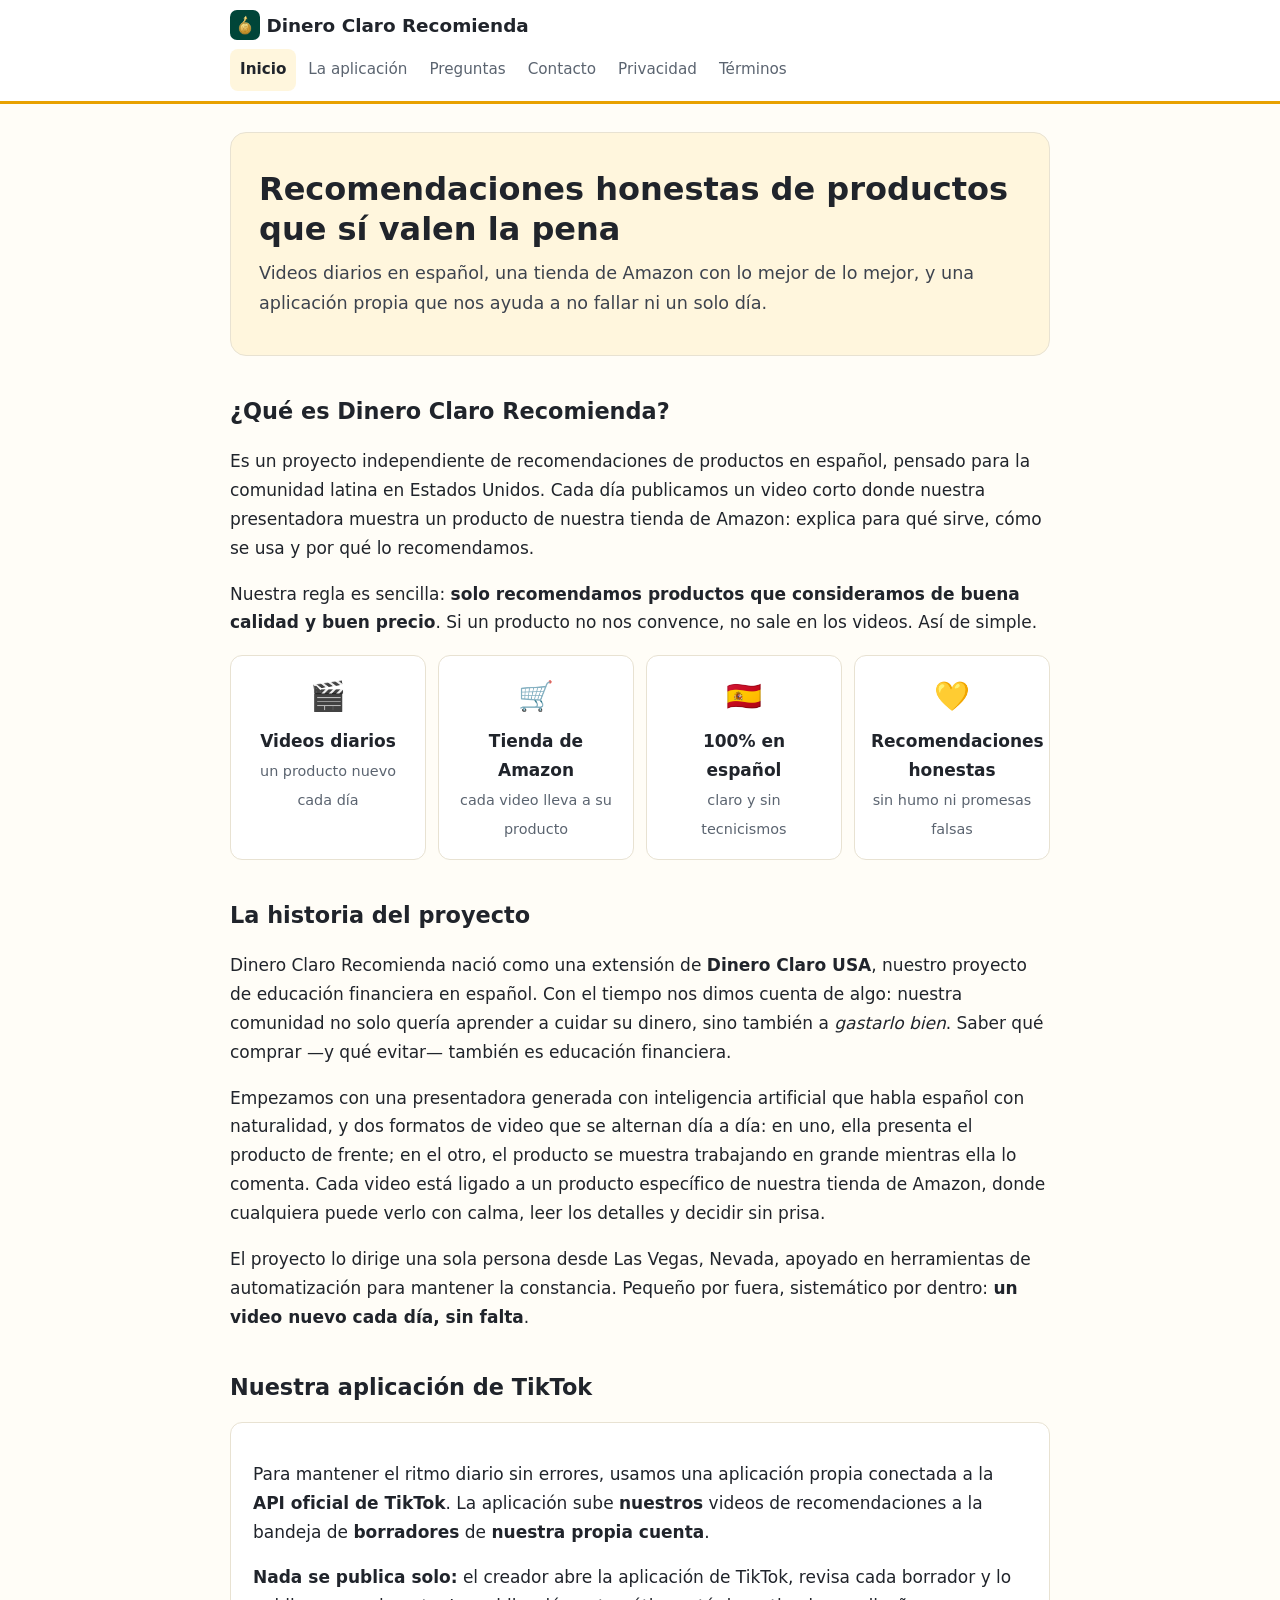
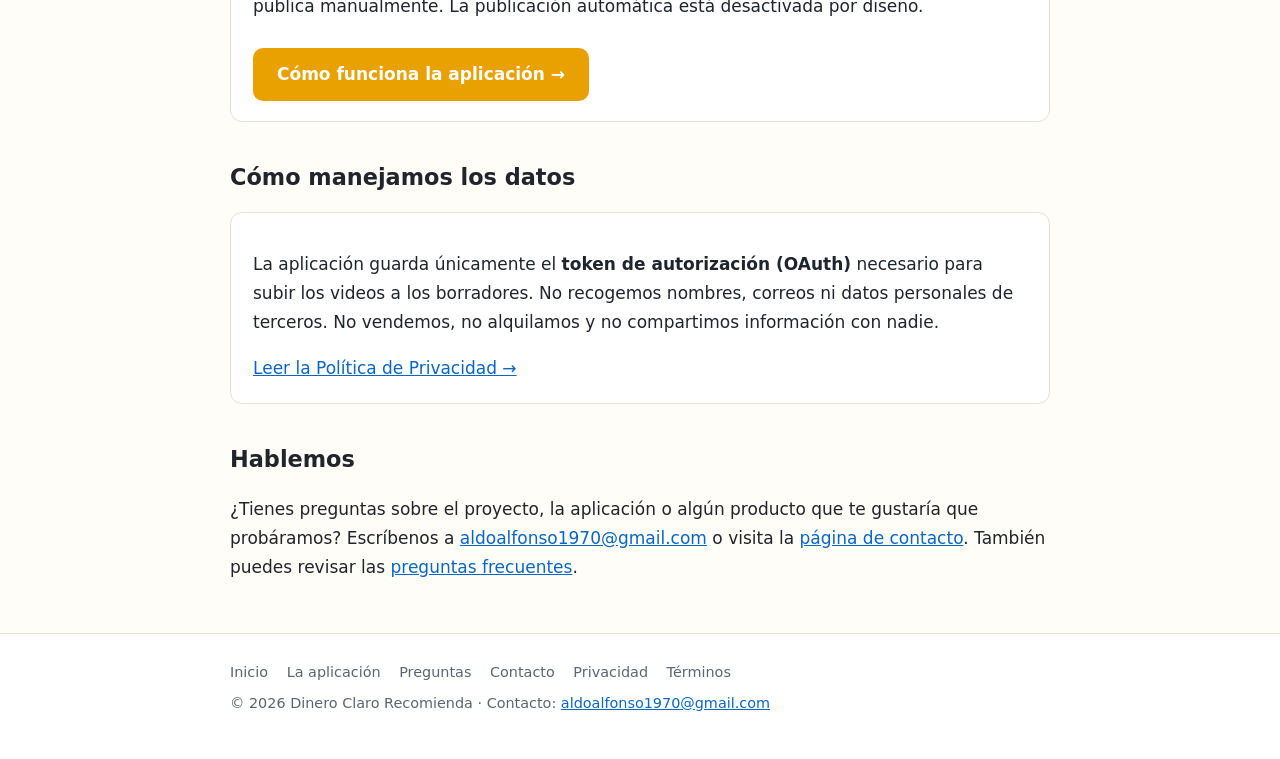
<file: index.html>
<!DOCTYPE html>
<html lang="es">
<head>
<meta charset="utf-8">
<meta name="viewport" content="width=device-width, initial-scale=1">
<meta name="description" content="Dinero Claro Recomienda: recomendaciones honestas de productos en español, con videos diarios. Conoce el proyecto y nuestra aplicación oficial de TikTok.">
<title>Dinero Claro Recomienda — Recomendaciones honestas en español</title>
<link rel="stylesheet" href="style.css">
<link rel="icon" href="favicon.ico" sizes="any">
<link rel="icon" type="image/png" sizes="32x32" href="favicon-32.png">
<link rel="icon" type="image/png" sizes="16x16" href="favicon-16.png">
<link rel="apple-touch-icon" sizes="180x180" href="apple-touch-icon.png">
</head>
<body>

<header class="cabecera">
  <div class="wrap">
    <a class="marca" href="index.html"><img class="logo-icono" src="icon-192.png" alt="Ícono de Dinero Claro Recomienda" width="30" height="30"> Dinero Claro Recomienda</a>
    <nav class="principal" aria-label="Navegación principal">
      <a href="index.html" class="activo">Inicio</a>
      <a href="aplicacion.html">La aplicación</a>
      <a href="preguntas.html">Preguntas</a>
      <a href="contacto.html">Contacto</a>
      <a href="privacidad.html">Privacidad</a>
      <a href="terminos.html">Términos</a>
    </nav>
  </div>
</header>

<main class="wrap">

  <div class="hero">
    <h1>Recomendaciones honestas de productos que sí valen la pena</h1>
    <p>Videos diarios en español, una tienda de Amazon con lo mejor de lo mejor, y una aplicación propia que nos ayuda a no fallar ni un solo día.</p>
  </div>

  <section>
    <h2>¿Qué es Dinero Claro Recomienda?</h2>
    <p>Es un proyecto independiente de recomendaciones de productos en español, pensado para la comunidad latina en Estados Unidos. Cada día publicamos un video corto donde nuestra presentadora muestra un producto de nuestra tienda de Amazon: explica para qué sirve, cómo se usa y por qué lo recomendamos.</p>
    <p>Nuestra regla es sencilla: <strong>solo recomendamos productos que consideramos de buena calidad y buen precio</strong>. Si un producto no nos convence, no sale en los videos. Así de simple.</p>
    <div class="destacados">
      <div class="destacado"><div class="icono">🎬</div><strong>Videos diarios</strong><span>un producto nuevo cada día</span></div>
      <div class="destacado"><div class="icono">🛒</div><strong>Tienda de Amazon</strong><span>cada video lleva a su producto</span></div>
      <div class="destacado"><div class="icono">🇪🇸</div><strong>100% en español</strong><span>claro y sin tecnicismos</span></div>
      <div class="destacado"><div class="icono">💛</div><strong>Recomendaciones honestas</strong><span>sin humo ni promesas falsas</span></div>
    </div>
  </section>

  <section>
    <h2>La historia del proyecto</h2>
    <p>Dinero Claro Recomienda nació como una extensión de <strong>Dinero Claro USA</strong>, nuestro proyecto de educación financiera en español. Con el tiempo nos dimos cuenta de algo: nuestra comunidad no solo quería aprender a cuidar su dinero, sino también a <em>gastarlo bien</em>. Saber qué comprar —y qué evitar— también es educación financiera.</p>
    <p>Empezamos con una presentadora generada con inteligencia artificial que habla español con naturalidad, y dos formatos de video que se alternan día a día: en uno, ella presenta el producto de frente; en el otro, el producto se muestra trabajando en grande mientras ella lo comenta. Cada video está ligado a un producto específico de nuestra tienda de Amazon, donde cualquiera puede verlo con calma, leer los detalles y decidir sin prisa.</p>
    <p>El proyecto lo dirige una sola persona desde Las Vegas, Nevada, apoyado en herramientas de automatización para mantener la constancia. Pequeño por fuera, sistemático por dentro: <strong>un video nuevo cada día, sin falta</strong>.</p>
  </section>

  <section>
    <h2>Nuestra aplicación de TikTok</h2>
    <div class="tarjeta">
      <p>Para mantener el ritmo diario sin errores, usamos una aplicación propia conectada a la <strong>API oficial de TikTok</strong>. La aplicación sube <strong>nuestros</strong> videos de recomendaciones a la bandeja de <strong>borradores</strong> de <strong>nuestra propia cuenta</strong>.</p>
      <p><strong>Nada se publica solo:</strong> el creador abre la aplicación de TikTok, revisa cada borrador y lo publica manualmente. La publicación automática está desactivada por diseño.</p>
      <a class="boton" href="aplicacion.html">Cómo funciona la aplicación →</a>
    </div>
  </section>

  <section>
    <h2>Cómo manejamos los datos</h2>
    <div class="tarjeta">
      <p>La aplicación guarda únicamente el <strong>token de autorización (OAuth)</strong> necesario para subir los videos a los borradores. No recogemos nombres, correos ni datos personales de terceros. No vendemos, no alquilamos y no compartimos información con nadie.</p>
      <a href="privacidad.html">Leer la Política de Privacidad →</a>
    </div>
  </section>

  <section>
    <h2>Hablemos</h2>
    <p>¿Tienes preguntas sobre el proyecto, la aplicación o algún producto que te gustaría que probáramos? Escríbenos a <a href="mailto:aldoalfonso1970@gmail.com">aldoalfonso1970@gmail.com</a> o visita la <a href="contacto.html">página de contacto</a>. También puedes revisar las <a href="preguntas.html">preguntas frecuentes</a>.</p>
  </section>

</main>

<footer class="pie">
  <div class="wrap">
    <nav aria-label="Enlaces del pie">
      <a href="index.html">Inicio</a>
      <a href="aplicacion.html">La aplicación</a>
      <a href="preguntas.html">Preguntas</a>
      <a href="contacto.html">Contacto</a>
      <a href="privacidad.html">Privacidad</a>
      <a href="terminos.html">Términos</a>
    </nav>
    <p>© 2026 Dinero Claro Recomienda · Contacto: <a href="mailto:aldoalfonso1970@gmail.com">aldoalfonso1970@gmail.com</a></p>
  </div>
</footer>

</body>
</html>
</file>
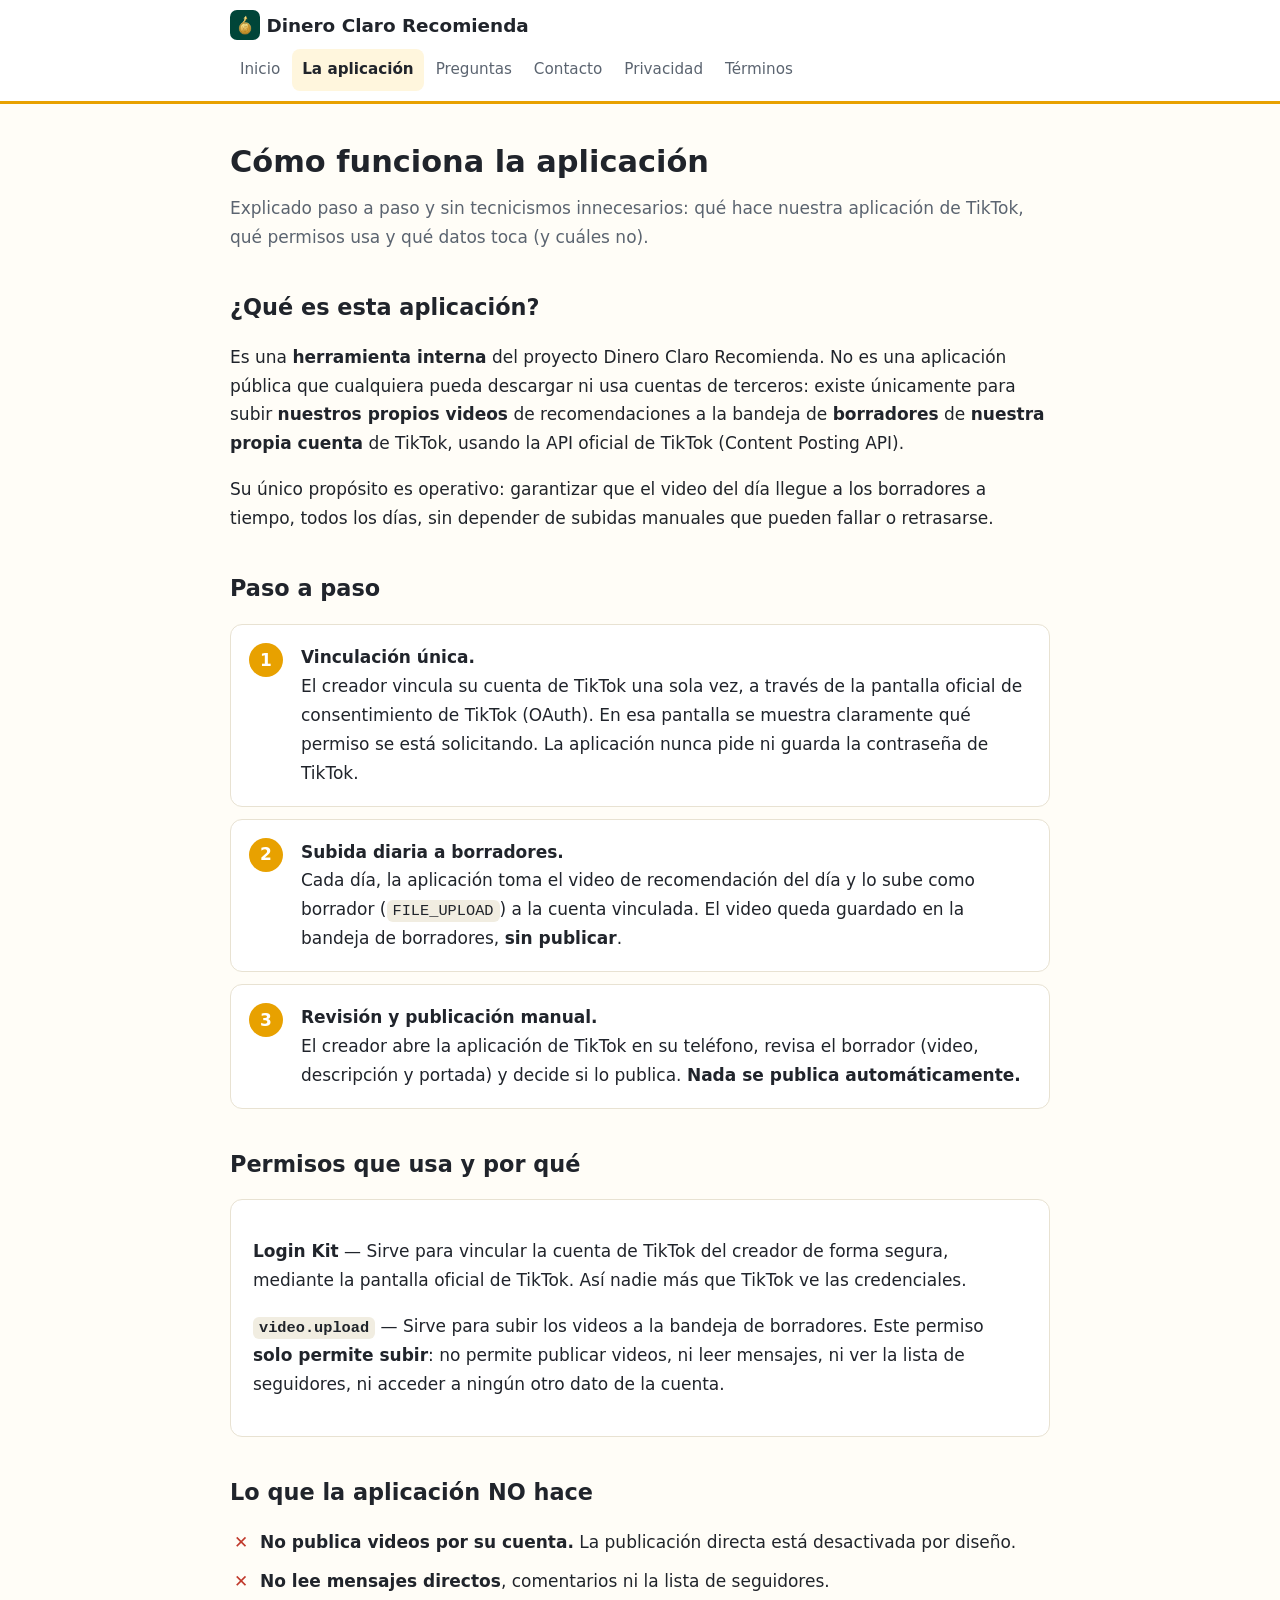
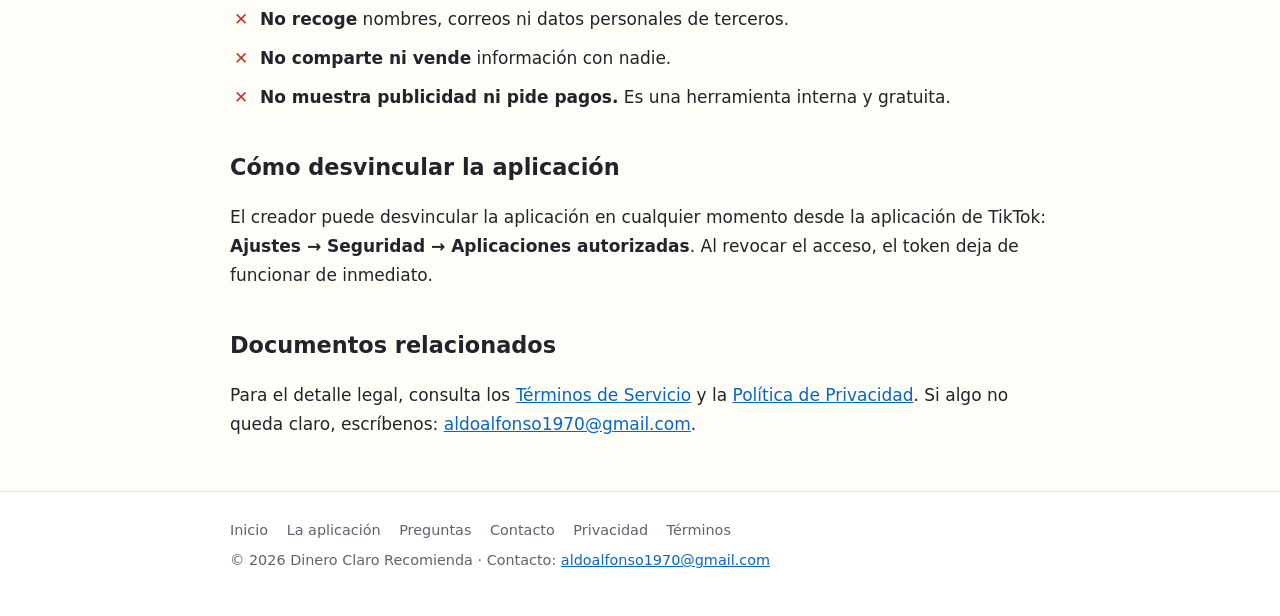
<file: aplicacion.html>
<!DOCTYPE html>
<html lang="es">
<head>
<meta charset="utf-8">
<meta name="viewport" content="width=device-width, initial-scale=1">
<meta name="description" content="Cómo funciona la aplicación de TikTok de Dinero Claro Recomienda: paso a paso, permisos que usa y qué datos toca y cuáles no.">
<title>Cómo funciona la aplicación — Dinero Claro Recomienda</title>
<link rel="stylesheet" href="style.css">
<link rel="icon" href="favicon.ico" sizes="any">
<link rel="icon" type="image/png" sizes="32x32" href="favicon-32.png">
<link rel="icon" type="image/png" sizes="16x16" href="favicon-16.png">
<link rel="apple-touch-icon" sizes="180x180" href="apple-touch-icon.png">
</head>
<body>

<header class="cabecera">
  <div class="wrap">
    <a class="marca" href="index.html"><img class="logo-icono" src="icon-192.png" alt="Ícono de Dinero Claro Recomienda" width="30" height="30"> Dinero Claro Recomienda</a>
    <nav class="principal" aria-label="Navegación principal">
      <a href="index.html">Inicio</a>
      <a href="aplicacion.html" class="activo">La aplicación</a>
      <a href="preguntas.html">Preguntas</a>
      <a href="contacto.html">Contacto</a>
      <a href="privacidad.html">Privacidad</a>
      <a href="terminos.html">Términos</a>
    </nav>
  </div>
</header>

<main class="wrap">

  <h1 class="titulo-pagina">Cómo funciona la aplicación</h1>
  <p class="subtitulo">Explicado paso a paso y sin tecnicismos innecesarios: qué hace nuestra aplicación de TikTok, qué permisos usa y qué datos toca (y cuáles no).</p>

  <section>
    <h2>¿Qué es esta aplicación?</h2>
    <p>Es una <strong>herramienta interna</strong> del proyecto Dinero Claro Recomienda. No es una aplicación pública que cualquiera pueda descargar ni usa cuentas de terceros: existe únicamente para subir <strong>nuestros propios videos</strong> de recomendaciones a la bandeja de <strong>borradores</strong> de <strong>nuestra propia cuenta</strong> de TikTok, usando la API oficial de TikTok (Content Posting API).</p>
    <p>Su único propósito es operativo: garantizar que el video del día llegue a los borradores a tiempo, todos los días, sin depender de subidas manuales que pueden fallar o retrasarse.</p>
  </section>

  <section>
    <h2>Paso a paso</h2>
    <ol class="pasos">
      <li>
        <strong>Vinculación única.</strong><br>
        El creador vincula su cuenta de TikTok una sola vez, a través de la pantalla oficial de consentimiento de TikTok (OAuth). En esa pantalla se muestra claramente qué permiso se está solicitando. La aplicación nunca pide ni guarda la contraseña de TikTok.
      </li>
      <li>
        <strong>Subida diaria a borradores.</strong><br>
        Cada día, la aplicación toma el video de recomendación del día y lo sube como borrador (<code>FILE_UPLOAD</code>) a la cuenta vinculada. El video queda guardado en la bandeja de borradores, <strong>sin publicar</strong>.
      </li>
      <li>
        <strong>Revisión y publicación manual.</strong><br>
        El creador abre la aplicación de TikTok en su teléfono, revisa el borrador (video, descripción y portada) y decide si lo publica. <strong>Nada se publica automáticamente.</strong>
      </li>
    </ol>
  </section>

  <section>
    <h2>Permisos que usa y por qué</h2>
    <div class="tarjeta">
      <p><strong>Login Kit</strong> — Sirve para vincular la cuenta de TikTok del creador de forma segura, mediante la pantalla oficial de TikTok. Así nadie más que TikTok ve las credenciales.</p>
      <p><strong><code>video.upload</code></strong> — Sirve para subir los videos a la bandeja de borradores. Este permiso <strong>solo permite subir</strong>: no permite publicar videos, ni leer mensajes, ni ver la lista de seguidores, ni acceder a ningún otro dato de la cuenta.</p>
    </div>
  </section>

  <section>
    <h2>Lo que la aplicación NO hace</h2>
    <ul class="cross">
      <li><strong>No publica videos por su cuenta.</strong> La publicación directa está desactivada por diseño.</li>
      <li><strong>No lee mensajes directos</strong>, comentarios ni la lista de seguidores.</li>
      <li><strong>No recoge</strong> nombres, correos ni datos personales de terceros.</li>
      <li><strong>No comparte ni vende</strong> información con nadie.</li>
      <li><strong>No muestra publicidad ni pide pagos.</strong> Es una herramienta interna y gratuita.</li>
    </ul>
  </section>

  <section>
    <h2>Cómo desvincular la aplicación</h2>
    <p>El creador puede desvincular la aplicación en cualquier momento desde la aplicación de TikTok: <strong>Ajustes → Seguridad → Aplicaciones autorizadas</strong>. Al revocar el acceso, el token deja de funcionar de inmediato.</p>
  </section>

  <section>
    <h2>Documentos relacionados</h2>
    <p>Para el detalle legal, consulta los <a href="terminos.html">Términos de Servicio</a> y la <a href="privacidad.html">Política de Privacidad</a>. Si algo no queda claro, escríbenos: <a href="mailto:aldoalfonso1970@gmail.com">aldoalfonso1970@gmail.com</a>.</p>
  </section>

</main>

<footer class="pie">
  <div class="wrap">
    <nav aria-label="Enlaces del pie">
      <a href="index.html">Inicio</a>
      <a href="aplicacion.html">La aplicación</a>
      <a href="preguntas.html">Preguntas</a>
      <a href="contacto.html">Contacto</a>
      <a href="privacidad.html">Privacidad</a>
      <a href="terminos.html">Términos</a>
    </nav>
    <p>© 2026 Dinero Claro Recomienda · Contacto: <a href="mailto:aldoalfonso1970@gmail.com">aldoalfonso1970@gmail.com</a></p>
  </div>
</footer>

</body>
</html>
</file>
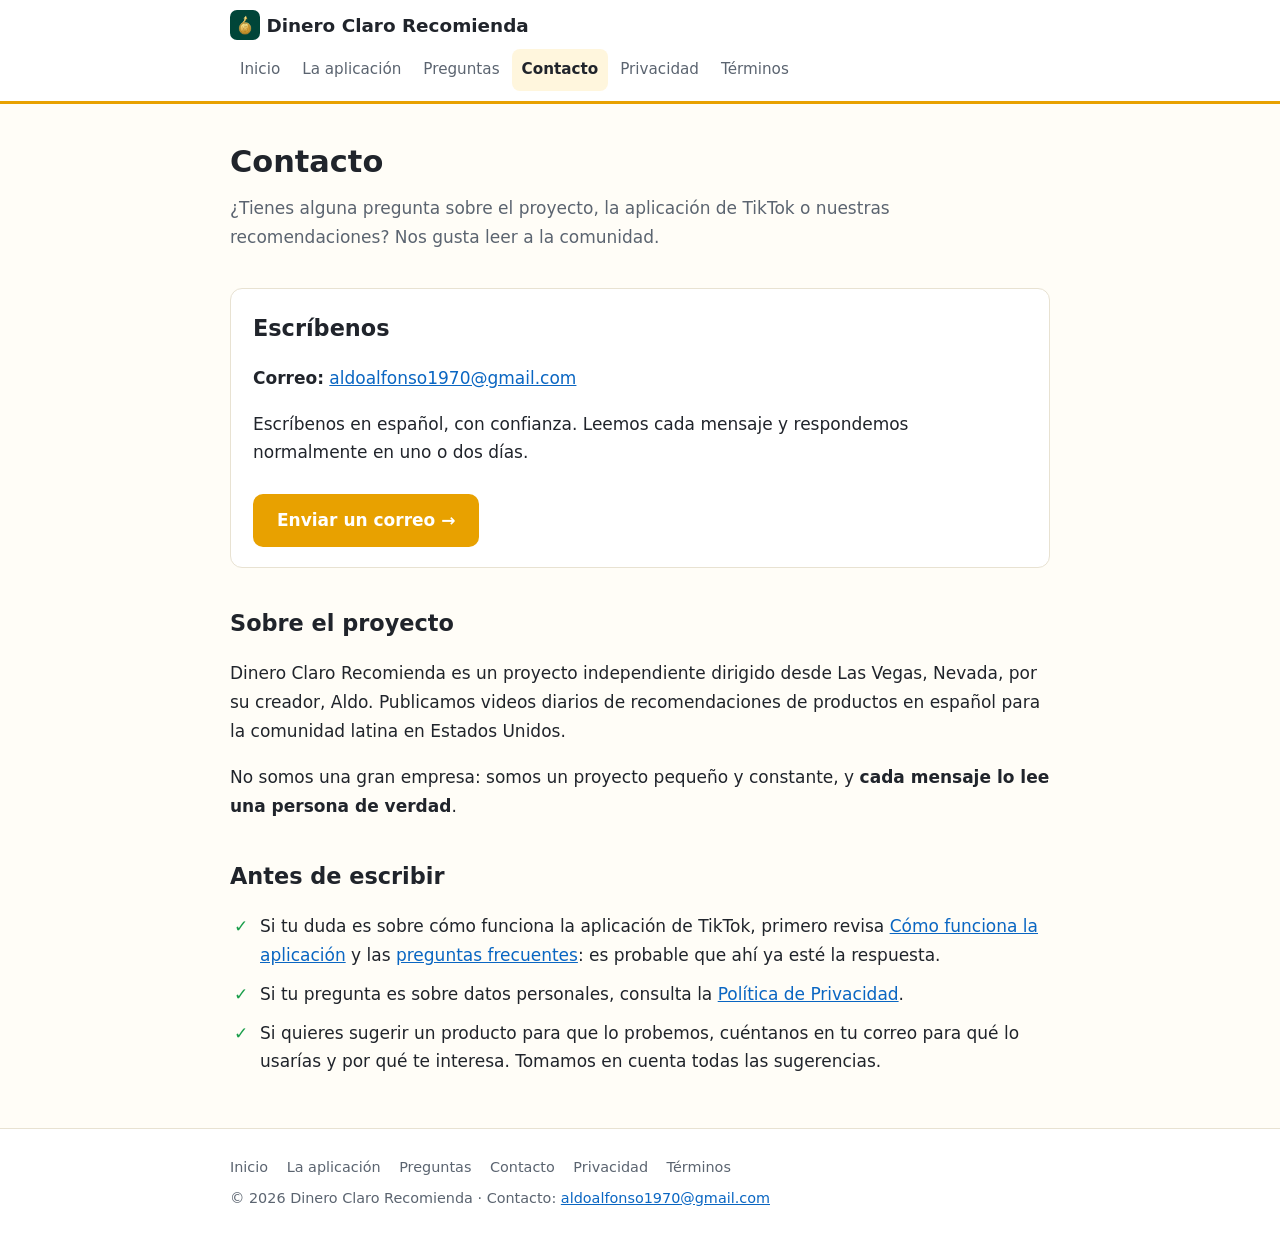
<file: contacto.html>
<!DOCTYPE html>
<html lang="es">
<head>
<meta charset="utf-8">
<meta name="viewport" content="width=device-width, initial-scale=1">
<meta name="description" content="Contacto de Dinero Claro Recomienda: escríbenos tus preguntas sobre el proyecto, la aplicación de TikTok o nuestras recomendaciones.">
<title>Contacto — Dinero Claro Recomienda</title>
<link rel="stylesheet" href="style.css">
<link rel="icon" href="favicon.ico" sizes="any">
<link rel="icon" type="image/png" sizes="32x32" href="favicon-32.png">
<link rel="icon" type="image/png" sizes="16x16" href="favicon-16.png">
<link rel="apple-touch-icon" sizes="180x180" href="apple-touch-icon.png">
</head>
<body>

<header class="cabecera">
  <div class="wrap">
    <a class="marca" href="index.html"><img class="logo-icono" src="icon-192.png" alt="Ícono de Dinero Claro Recomienda" width="30" height="30"> Dinero Claro Recomienda</a>
    <nav class="principal" aria-label="Navegación principal">
      <a href="index.html">Inicio</a>
      <a href="aplicacion.html">La aplicación</a>
      <a href="preguntas.html">Preguntas</a>
      <a href="contacto.html" class="activo">Contacto</a>
      <a href="privacidad.html">Privacidad</a>
      <a href="terminos.html">Términos</a>
    </nav>
  </div>
</header>

<main class="wrap">

  <h1 class="titulo-pagina">Contacto</h1>
  <p class="subtitulo">¿Tienes alguna pregunta sobre el proyecto, la aplicación de TikTok o nuestras recomendaciones? Nos gusta leer a la comunidad.</p>

  <section>
    <div class="tarjeta">
      <h2>Escríbenos</h2>
      <p><strong>Correo:</strong> <a href="mailto:aldoalfonso1970@gmail.com">aldoalfonso1970@gmail.com</a></p>
      <p>Escríbenos en español, con confianza. Leemos cada mensaje y respondemos normalmente en uno o dos días.</p>
      <a class="boton" href="mailto:aldoalfonso1970@gmail.com">Enviar un correo →</a>
    </div>
  </section>

  <section>
    <h2>Sobre el proyecto</h2>
    <p>Dinero Claro Recomienda es un proyecto independiente dirigido desde Las Vegas, Nevada, por su creador, Aldo. Publicamos videos diarios de recomendaciones de productos en español para la comunidad latina en Estados Unidos.</p>
    <p>No somos una gran empresa: somos un proyecto pequeño y constante, y <strong>cada mensaje lo lee una persona de verdad</strong>.</p>
  </section>

  <section>
    <h2>Antes de escribir</h2>
    <ul class="check">
      <li>Si tu duda es sobre cómo funciona la aplicación de TikTok, primero revisa <a href="aplicacion.html">Cómo funciona la aplicación</a> y las <a href="preguntas.html">preguntas frecuentes</a>: es probable que ahí ya esté la respuesta.</li>
      <li>Si tu pregunta es sobre datos personales, consulta la <a href="privacidad.html">Política de Privacidad</a>.</li>
      <li>Si quieres sugerir un producto para que lo probemos, cuéntanos en tu correo para qué lo usarías y por qué te interesa. Tomamos en cuenta todas las sugerencias.</li>
    </ul>
  </section>

</main>

<footer class="pie">
  <div class="wrap">
    <nav aria-label="Enlaces del pie">
      <a href="index.html">Inicio</a>
      <a href="aplicacion.html">La aplicación</a>
      <a href="preguntas.html">Preguntas</a>
      <a href="contacto.html">Contacto</a>
      <a href="privacidad.html">Privacidad</a>
      <a href="terminos.html">Términos</a>
    </nav>
    <p>© 2026 Dinero Claro Recomienda · Contacto: <a href="mailto:aldoalfonso1970@gmail.com">aldoalfonso1970@gmail.com</a></p>
  </div>
</footer>

</body>
</html>
</file>
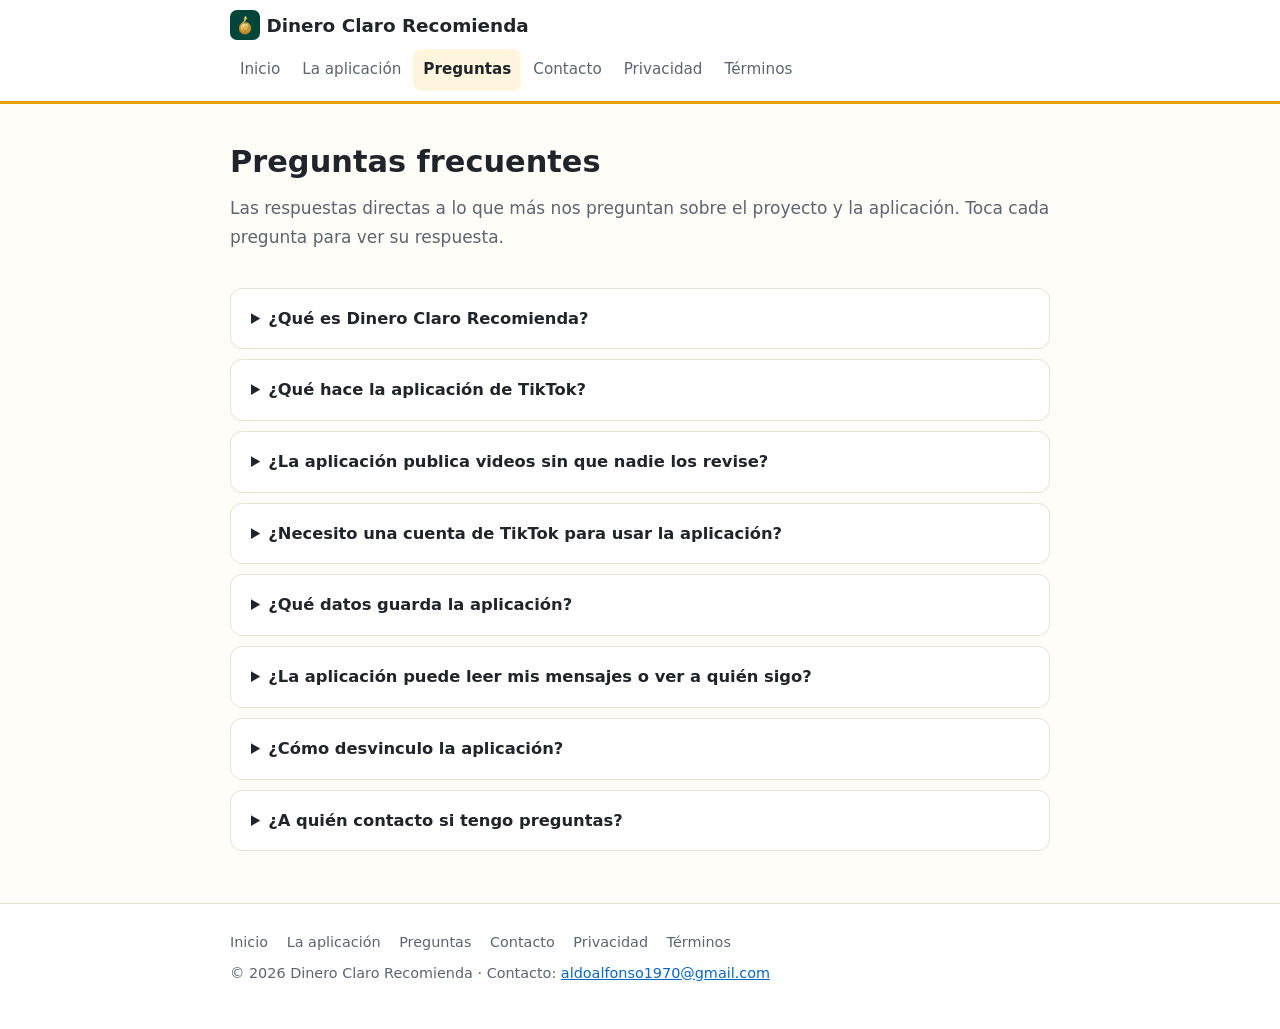
<file: preguntas.html>
<!DOCTYPE html>
<html lang="es">
<head>
<meta charset="utf-8">
<meta name="viewport" content="width=device-width, initial-scale=1">
<meta name="description" content="Preguntas frecuentes sobre Dinero Claro Recomienda y su aplicación oficial de TikTok: qué hace, qué datos guarda y cómo contactarnos.">
<title>Preguntas frecuentes — Dinero Claro Recomienda</title>
<link rel="stylesheet" href="style.css">
<link rel="icon" href="favicon.ico" sizes="any">
<link rel="icon" type="image/png" sizes="32x32" href="favicon-32.png">
<link rel="icon" type="image/png" sizes="16x16" href="favicon-16.png">
<link rel="apple-touch-icon" sizes="180x180" href="apple-touch-icon.png">
</head>
<body>

<header class="cabecera">
  <div class="wrap">
    <a class="marca" href="index.html"><img class="logo-icono" src="icon-192.png" alt="Ícono de Dinero Claro Recomienda" width="30" height="30"> Dinero Claro Recomienda</a>
    <nav class="principal" aria-label="Navegación principal">
      <a href="index.html">Inicio</a>
      <a href="aplicacion.html">La aplicación</a>
      <a href="preguntas.html" class="activo">Preguntas</a>
      <a href="contacto.html">Contacto</a>
      <a href="privacidad.html">Privacidad</a>
      <a href="terminos.html">Términos</a>
    </nav>
  </div>
</header>

<main class="wrap">

  <h1 class="titulo-pagina">Preguntas frecuentes</h1>
  <p class="subtitulo">Las respuestas directas a lo que más nos preguntan sobre el proyecto y la aplicación. Toca cada pregunta para ver su respuesta.</p>

  <section>
    <details>
      <summary>¿Qué es Dinero Claro Recomienda?</summary>
      <p>Es un proyecto independiente de recomendaciones de productos en español, pensado para la comunidad latina en Estados Unidos. Publicamos videos diarios donde nuestra presentadora muestra un producto de nuestra tienda de Amazon, explica para qué sirve y por qué lo recomendamos. Solo recomendamos productos que consideramos de buena calidad y buen precio.</p>
    </details>

    <details>
      <summary>¿Qué hace la aplicación de TikTok?</summary>
      <p>Es nuestra herramienta interna —no una app pública— conectada a la API oficial de TikTok. Su único trabajo es subir nuestros videos de recomendaciones a la bandeja de borradores de nuestra propia cuenta, para que el video del día esté listo a tiempo. Es gratuita, no tiene publicidad y no la puede usar nadie más que el creador del proyecto. El detalle paso a paso está en la página <a href="aplicacion.html">Cómo funciona la aplicación</a>.</p>
    </details>

    <details>
      <summary>¿La aplicación publica videos sin que nadie los revise?</summary>
      <p>No. La publicación automática está desactivada por diseño. Cada video queda guardado como borrador y el creador lo revisa —video, descripción y portada— y lo publica manualmente desde la aplicación de TikTok. Nada llega al público sin esa revisión.</p>
    </details>

    <details>
      <summary>¿Necesito una cuenta de TikTok para usar la aplicación?</summary>
      <p>No, porque la aplicación no es pública: solo está vinculada a la cuenta del creador del proyecto. No hay registro de usuarios, no se crean cuentas y no se usa información de cuentas de terceros.</p>
    </details>

    <details>
      <summary>¿Qué datos guarda la aplicación?</summary>
      <p>Únicamente el token de autorización (OAuth) de TikTok necesario para subir los videos a los borradores. No se guardan nombres, correos, contraseñas ni ningún dato personal de terceros. El detalle completo está en la <a href="privacidad.html">Política de Privacidad</a>.</p>
    </details>

    <details>
      <summary>¿La aplicación puede leer mis mensajes o ver a quién sigo?</summary>
      <p>No. El único permiso que utiliza es <code>video.upload</code>, que solo permite subir videos a la bandeja de borradores. No tiene acceso a mensajes directos, comentarios, seguidores ni a ningún otro dato de la cuenta.</p>
    </details>

    <details>
      <summary>¿Cómo desvinculo la aplicación?</summary>
      <p>Desde la aplicación de TikTok: <strong>Ajustes → Seguridad → Aplicaciones autorizadas</strong>, y ahí se revoca el acceso. Al hacerlo, el token deja de funcionar de inmediato.</p>
    </details>

    <details>
      <summary>¿A quién contacto si tengo preguntas?</summary>
      <p>Escríbenos a <a href="mailto:aldoalfonso1970@gmail.com">aldoalfonso1970@gmail.com</a> o visita la <a href="contacto.html">página de contacto</a>. Leemos cada mensaje y respondemos normalmente en uno o dos días.</p>
    </details>
  </section>

</main>

<footer class="pie">
  <div class="wrap">
    <nav aria-label="Enlaces del pie">
      <a href="index.html">Inicio</a>
      <a href="aplicacion.html">La aplicación</a>
      <a href="preguntas.html">Preguntas</a>
      <a href="contacto.html">Contacto</a>
      <a href="privacidad.html">Privacidad</a>
      <a href="terminos.html">Términos</a>
    </nav>
    <p>© 2026 Dinero Claro Recomienda · Contacto: <a href="mailto:aldoalfonso1970@gmail.com">aldoalfonso1970@gmail.com</a></p>
  </div>
</footer>

</body>
</html>
</file>
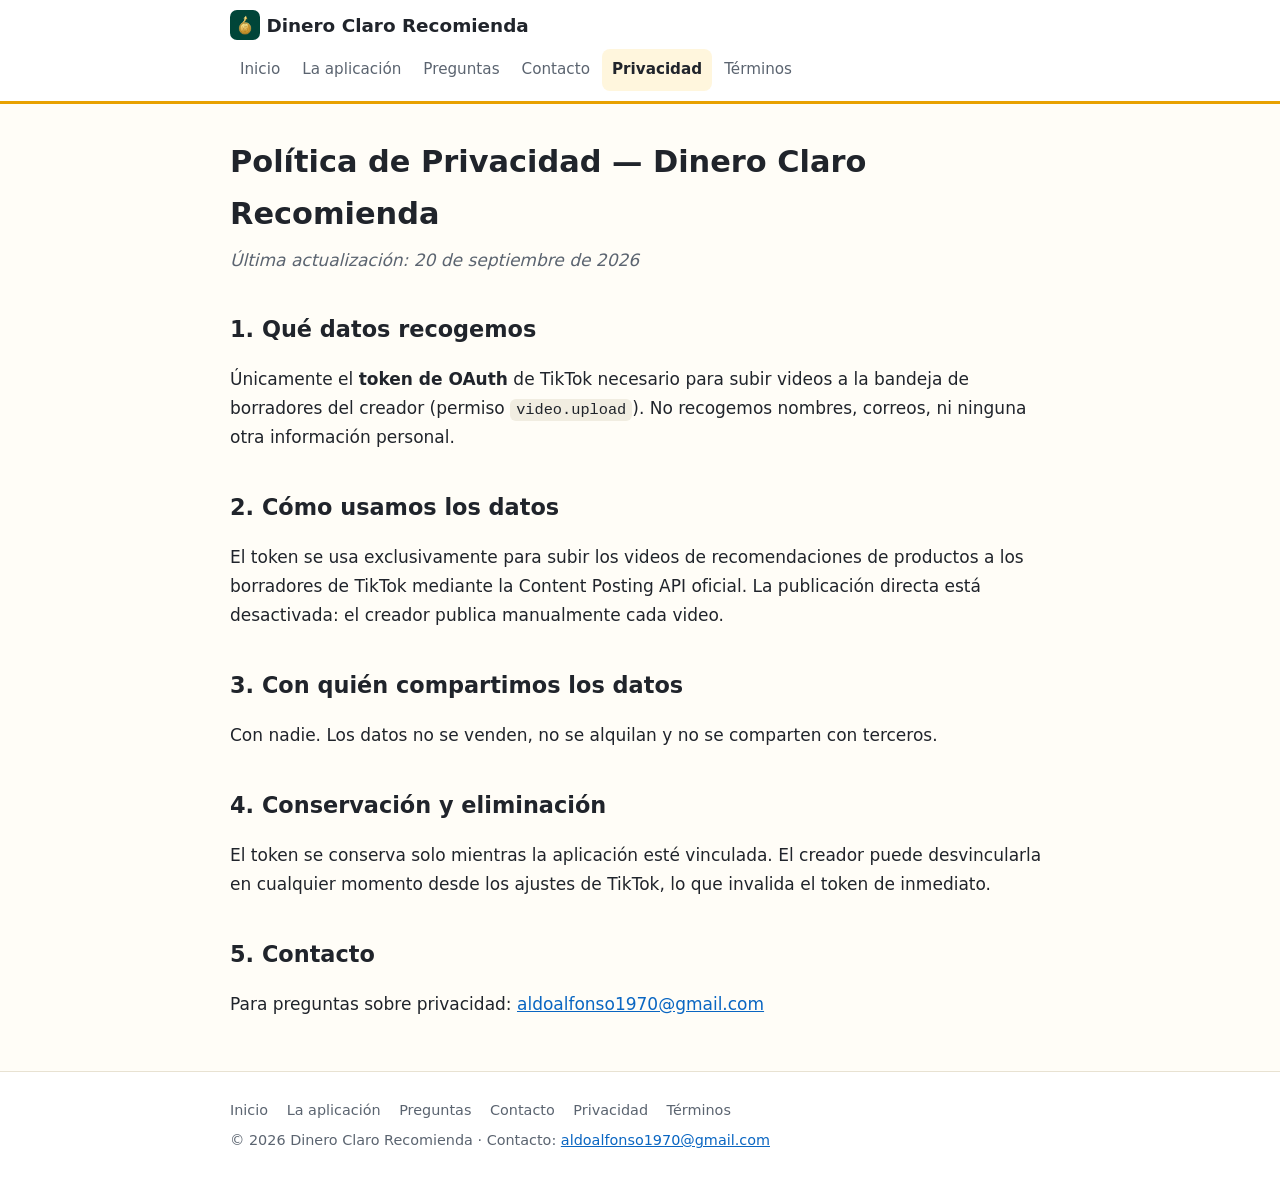
<file: privacidad.html>
<!DOCTYPE html>
<html lang="es">
<head>
<meta charset="utf-8">
<meta name="viewport" content="width=device-width, initial-scale=1">
<meta name="description" content="Política de Privacidad de Dinero Claro Recomienda: qué datos recoge nuestra aplicación de TikTok, cómo los usa y cómo contactarnos.">
<title>Política de Privacidad — Dinero Claro Recomienda</title>
<link rel="stylesheet" href="style.css">
<link rel="icon" href="favicon.ico" sizes="any">
<link rel="icon" type="image/png" sizes="32x32" href="favicon-32.png">
<link rel="icon" type="image/png" sizes="16x16" href="favicon-16.png">
<link rel="apple-touch-icon" sizes="180x180" href="apple-touch-icon.png">
</head>
<body>

<header class="cabecera">
  <div class="wrap">
    <a class="marca" href="index.html"><img class="logo-icono" src="icon-192.png" alt="Ícono de Dinero Claro Recomienda" width="30" height="30"> Dinero Claro Recomienda</a>
    <nav class="principal" aria-label="Navegación principal">
      <a href="index.html">Inicio</a>
      <a href="aplicacion.html">La aplicación</a>
      <a href="preguntas.html">Preguntas</a>
      <a href="contacto.html">Contacto</a>
      <a href="privacidad.html" class="activo">Privacidad</a>
      <a href="terminos.html">Términos</a>
    </nav>
  </div>
</header>

<main class="wrap">

  <h1 class="titulo-pagina">Política de Privacidad — Dinero Claro Recomienda</h1>
  <p class="subtitulo"><em>Última actualización: 20 de septiembre de 2026</em></p>

  <section>
    <h2>1. Qué datos recogemos</h2>
    <p>Únicamente el <strong>token de OAuth</strong> de TikTok necesario para subir videos a la bandeja de borradores del creador (permiso <code>video.upload</code>). No recogemos nombres, correos, ni ninguna otra información personal.</p>
  </section>

  <section>
    <h2>2. Cómo usamos los datos</h2>
    <p>El token se usa exclusivamente para subir los videos de recomendaciones de productos a los borradores de TikTok mediante la Content Posting API oficial. La publicación directa está desactivada: el creador publica manualmente cada video.</p>
  </section>

  <section>
    <h2>3. Con quién compartimos los datos</h2>
    <p>Con nadie. Los datos no se venden, no se alquilan y no se comparten con terceros.</p>
  </section>

  <section>
    <h2>4. Conservación y eliminación</h2>
    <p>El token se conserva solo mientras la aplicación esté vinculada. El creador puede desvincularla en cualquier momento desde los ajustes de TikTok, lo que invalida el token de inmediato.</p>
  </section>

  <section>
    <h2>5. Contacto</h2>
    <p>Para preguntas sobre privacidad: <a href="mailto:aldoalfonso1970@gmail.com">aldoalfonso1970@gmail.com</a></p>
  </section>

</main>

<footer class="pie">
  <div class="wrap">
    <nav aria-label="Enlaces del pie">
      <a href="index.html">Inicio</a>
      <a href="aplicacion.html">La aplicación</a>
      <a href="preguntas.html">Preguntas</a>
      <a href="contacto.html">Contacto</a>
      <a href="privacidad.html">Privacidad</a>
      <a href="terminos.html">Términos</a>
    </nav>
    <p>© 2026 Dinero Claro Recomienda · Contacto: <a href="mailto:aldoalfonso1970@gmail.com">aldoalfonso1970@gmail.com</a></p>
  </div>
</footer>

</body>
</html>
</file>
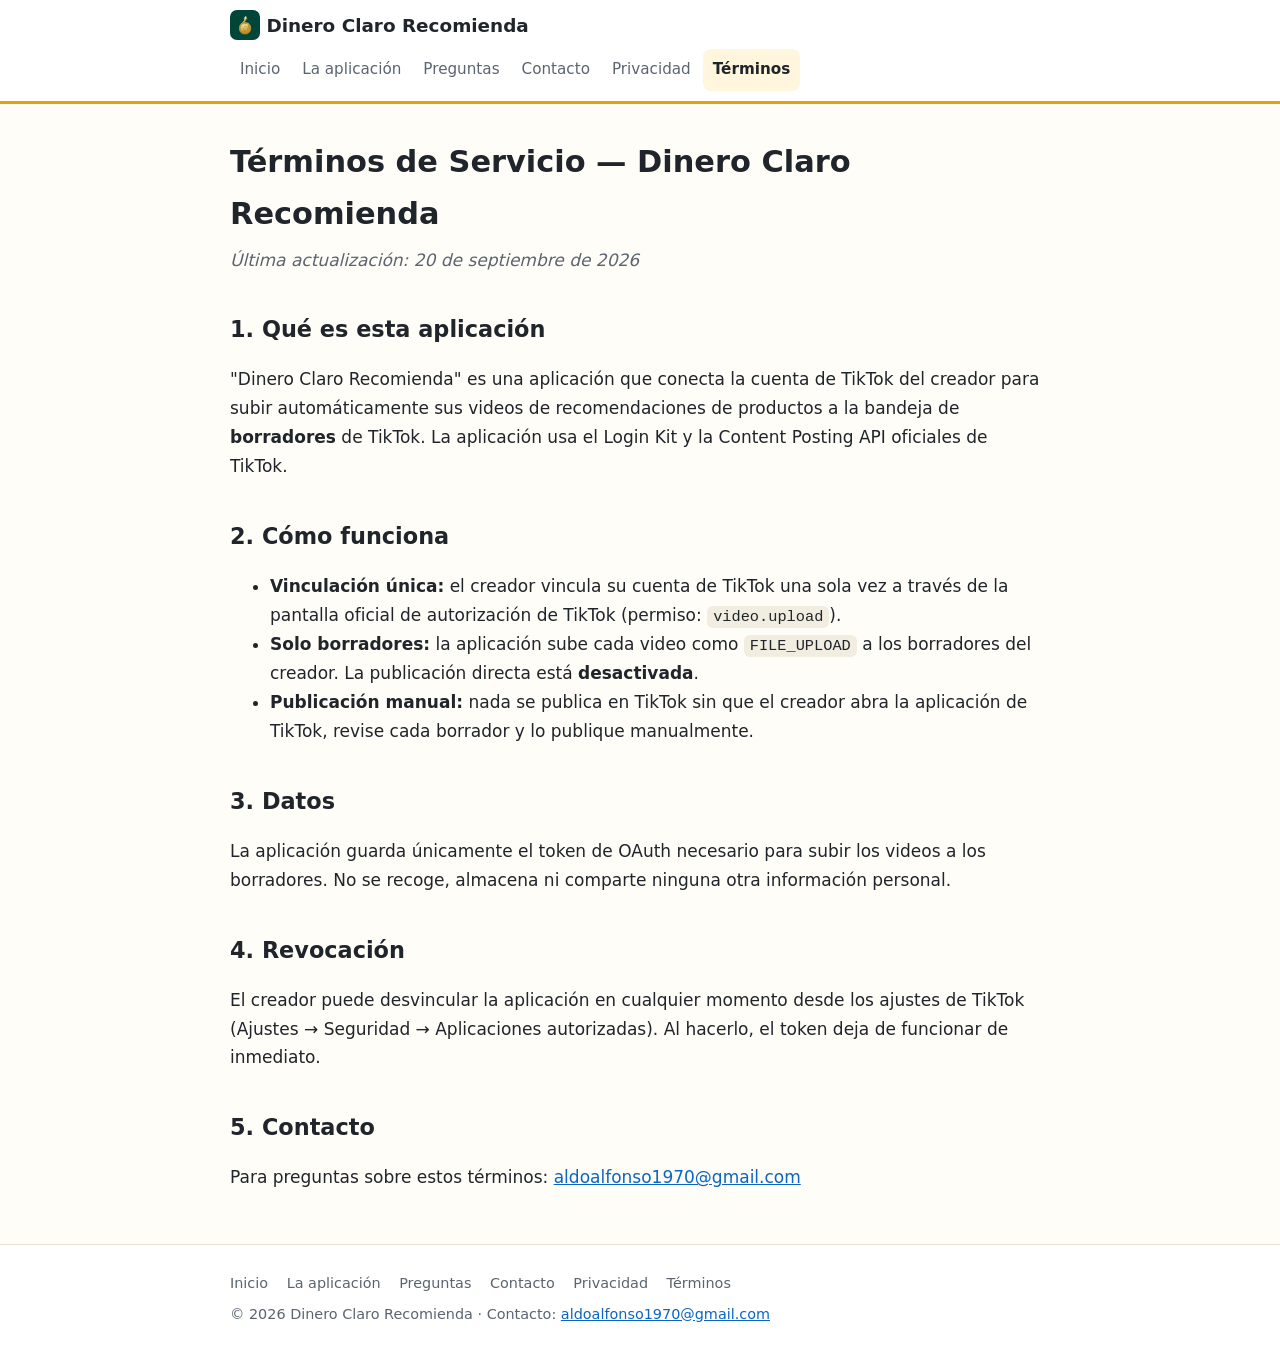
<file: terminos.html>
<!DOCTYPE html>
<html lang="es">
<head>
<meta charset="utf-8">
<meta name="viewport" content="width=device-width, initial-scale=1">
<meta name="description" content="Términos de Servicio de Dinero Claro Recomienda: qué es nuestra aplicación de TikTok, cómo funciona y cómo desvincularla.">
<title>Términos de Servicio — Dinero Claro Recomienda</title>
<link rel="stylesheet" href="style.css">
<link rel="icon" href="favicon.ico" sizes="any">
<link rel="icon" type="image/png" sizes="32x32" href="favicon-32.png">
<link rel="icon" type="image/png" sizes="16x16" href="favicon-16.png">
<link rel="apple-touch-icon" sizes="180x180" href="apple-touch-icon.png">
</head>
<body>

<header class="cabecera">
  <div class="wrap">
    <a class="marca" href="index.html"><img class="logo-icono" src="icon-192.png" alt="Ícono de Dinero Claro Recomienda" width="30" height="30"> Dinero Claro Recomienda</a>
    <nav class="principal" aria-label="Navegación principal">
      <a href="index.html">Inicio</a>
      <a href="aplicacion.html">La aplicación</a>
      <a href="preguntas.html">Preguntas</a>
      <a href="contacto.html">Contacto</a>
      <a href="privacidad.html">Privacidad</a>
      <a href="terminos.html" class="activo">Términos</a>
    </nav>
  </div>
</header>

<main class="wrap">

  <h1 class="titulo-pagina">Términos de Servicio — Dinero Claro Recomienda</h1>
  <p class="subtitulo"><em>Última actualización: 20 de septiembre de 2026</em></p>

  <section>
    <h2>1. Qué es esta aplicación</h2>
    <p>"Dinero Claro Recomienda" es una aplicación que conecta la cuenta de TikTok del creador para subir automáticamente sus videos de recomendaciones de productos a la bandeja de <strong>borradores</strong> de TikTok. La aplicación usa el Login Kit y la Content Posting API oficiales de TikTok.</p>
  </section>

  <section>
    <h2>2. Cómo funciona</h2>
    <ul>
      <li><strong>Vinculación única:</strong> el creador vincula su cuenta de TikTok una sola vez a través de la pantalla oficial de autorización de TikTok (permiso: <code>video.upload</code>).</li>
      <li><strong>Solo borradores:</strong> la aplicación sube cada video como <code>FILE_UPLOAD</code> a los borradores del creador. La publicación directa está <strong>desactivada</strong>.</li>
      <li><strong>Publicación manual:</strong> nada se publica en TikTok sin que el creador abra la aplicación de TikTok, revise cada borrador y lo publique manualmente.</li>
    </ul>
  </section>

  <section>
    <h2>3. Datos</h2>
    <p>La aplicación guarda únicamente el token de OAuth necesario para subir los videos a los borradores. No se recoge, almacena ni comparte ninguna otra información personal.</p>
  </section>

  <section>
    <h2>4. Revocación</h2>
    <p>El creador puede desvincular la aplicación en cualquier momento desde los ajustes de TikTok (Ajustes → Seguridad → Aplicaciones autorizadas). Al hacerlo, el token deja de funcionar de inmediato.</p>
  </section>

  <section>
    <h2>5. Contacto</h2>
    <p>Para preguntas sobre estos términos: <a href="mailto:aldoalfonso1970@gmail.com">aldoalfonso1970@gmail.com</a></p>
  </section>

</main>

<footer class="pie">
  <div class="wrap">
    <nav aria-label="Enlaces del pie">
      <a href="index.html">Inicio</a>
      <a href="aplicacion.html">La aplicación</a>
      <a href="preguntas.html">Preguntas</a>
      <a href="contacto.html">Contacto</a>
      <a href="privacidad.html">Privacidad</a>
      <a href="terminos.html">Términos</a>
    </nav>
    <p>© 2026 Dinero Claro Recomienda · Contacto: <a href="mailto:aldoalfonso1970@gmail.com">aldoalfonso1970@gmail.com</a></p>
  </div>
</footer>

</body>
</html>
</file>
<file: style.css>
/* Dinero Claro Recomienda — sitio v2 (estilos compartidos) */
*{box-sizing:border-box}
:root{
  --marca:#e8a100;
  --marca-suave:#fff6dd;
  --tinta:#20242b;
  --gris:#5b6470;
  --borde:#e8e2d2;
  --fondo:#fffdf7;
  --verde:#1a9e4b;
  --rojo:#c0392b;
  --enlace:#0a66c2;
}
body{
  margin:0;background:var(--fondo);color:var(--tinta);
  font-family:system-ui,-apple-system,"Segoe UI",Roboto,"Helvetica Neue",Arial,sans-serif;
  line-height:1.7;font-size:17px;
}
.wrap{max-width:860px;margin:0 auto;padding:0 20px}
a{color:var(--enlace)}
code{background:#f1ede1;padding:2px 6px;border-radius:6px;font-size:.9em}

/* Cabecera y navegación */
.cabecera{background:#fff;border-bottom:3px solid var(--marca);position:sticky;top:0;z-index:50}
.cabecera .wrap{display:flex;align-items:center;justify-content:space-between;gap:8px;flex-wrap:wrap;padding-top:10px;padding-bottom:10px}
.marca{font-weight:800;font-size:1.15rem;color:var(--tinta);text-decoration:none}
.marca .corazon{color:var(--marca)}
nav.principal{display:flex;flex-wrap:wrap;gap:2px}
nav.principal a{color:var(--gris);text-decoration:none;padding:8px 10px;border-radius:8px;font-size:.95rem}
nav.principal a:hover{background:var(--marca-suave);color:var(--tinta)}
nav.principal a.activo{color:var(--tinta);font-weight:700;background:var(--marca-suave)}

/* Héroe */
.hero{background:var(--marca-suave);border:1px solid var(--borde);border-radius:16px;padding:36px 28px;margin:28px 0}
.hero h1{margin:0 0 10px;font-size:2rem;line-height:1.25}
.hero p{margin:0;font-size:1.1rem;color:#3d434e}
.titulo-pagina{margin:32px 0 6px;font-size:1.9rem}
.subtitulo{color:var(--gris);margin-top:0}

/* Contenido */
main section{margin:36px 0}
h2{font-size:1.4rem;margin:0 0 12px}
.tarjeta{background:#fff;border:1px solid var(--borde);border-radius:12px;padding:20px 22px;margin:16px 0}
.destacados{display:grid;grid-template-columns:repeat(auto-fit,minmax(180px,1fr));gap:12px;margin:18px 0}
.destacado{background:#fff;border:1px solid var(--borde);border-radius:12px;padding:16px;text-align:center}
.destacado .icono{font-size:1.8rem}
.destacado strong{display:block;margin-top:6px}
.destacado span{font-size:.9rem;color:var(--gris)}

/* Pasos numerados */
.pasos{list-style:none;padding:0;counter-reset:paso}
.pasos li{counter-increment:paso;background:#fff;border:1px solid var(--borde);border-radius:12px;
  padding:18px 20px 18px 70px;margin:12px 0;position:relative}
.pasos li::before{content:counter(paso);position:absolute;left:18px;top:18px;width:34px;height:34px;
  border-radius:50%;background:var(--marca);color:#fff;font-weight:800;
  display:flex;align-items:center;justify-content:center}

/* Listas con palomita / tache */
ul.check,ul.cross{list-style:none;padding:0}
ul.check li,ul.cross li{padding-left:30px;position:relative;margin:10px 0}
ul.check li::before{content:"✓";position:absolute;left:4px;color:var(--verde);font-weight:800}
ul.cross li::before{content:"✕";position:absolute;left:4px;color:var(--rojo);font-weight:800}

/* Preguntas frecuentes */
details{background:#fff;border:1px solid var(--borde);border-radius:12px;margin:10px 0;padding:16px 20px}
summary{font-weight:700;cursor:pointer;font-size:1.02rem}
details p{margin:10px 0 4px;color:#3d434e}

/* Botón */
.boton{display:inline-block;background:var(--marca);color:#fff;text-decoration:none;font-weight:700;
  padding:12px 24px;border-radius:10px;margin-top:10px}
.boton:hover{filter:brightness(.94);color:#fff}

/* Pie */
.pie{border-top:1px solid var(--borde);margin-top:52px;padding:26px 0 38px;color:var(--gris);
  font-size:.9rem;background:#fff}
.pie p{margin:6px 0}
.pie nav a{color:var(--gris);text-decoration:none;margin-right:14px}
.pie nav a:hover{color:var(--tinta);text-decoration:underline}

/* Móvil */
@media(max-width:640px){
  body{font-size:16px}
  .hero{padding:26px 20px}
  .hero h1{font-size:1.55rem}
  .titulo-pagina{font-size:1.5rem}
  .cabecera .wrap{justify-content:center}
  nav.principal{justify-content:center}
  nav.principal a{padding:7px 8px;font-size:.9rem}
}

.logo-icono { width: 30px; height: 30px; border-radius: 7px; vertical-align: -8px; }
</file>
